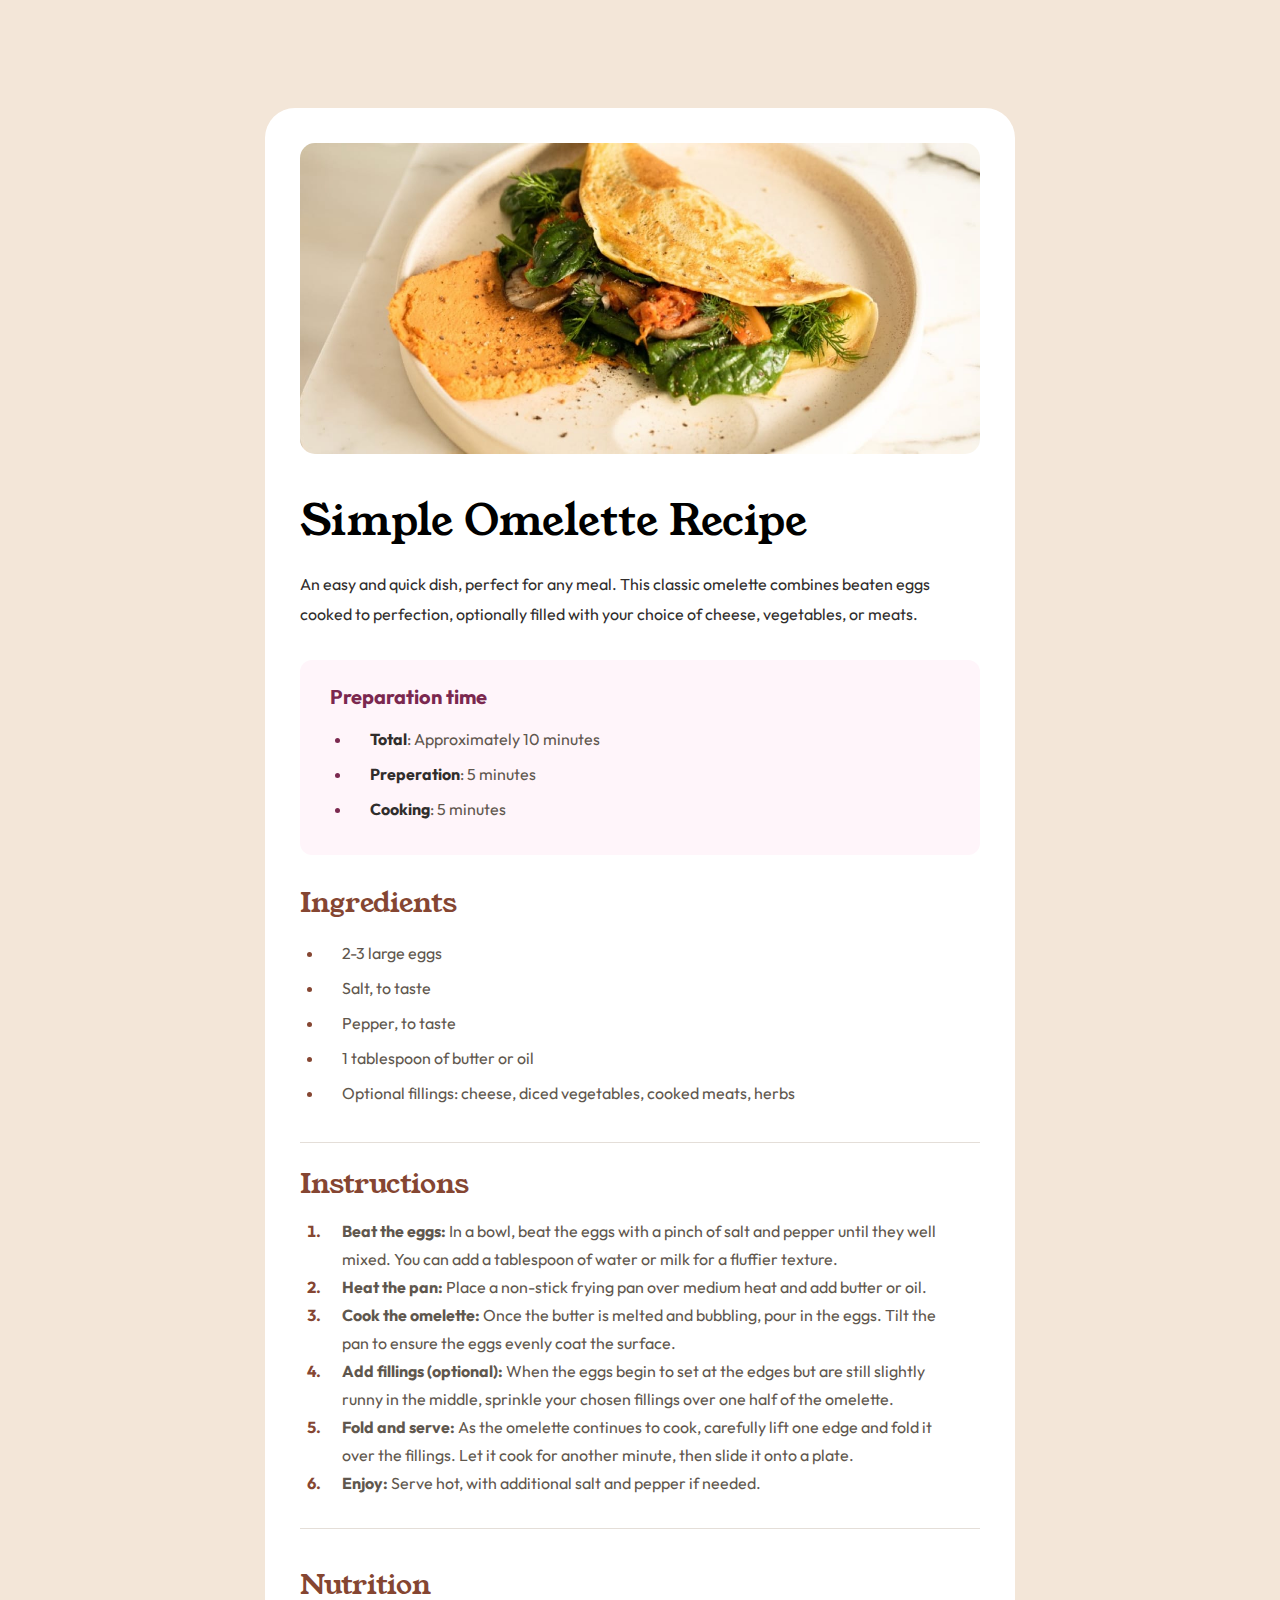
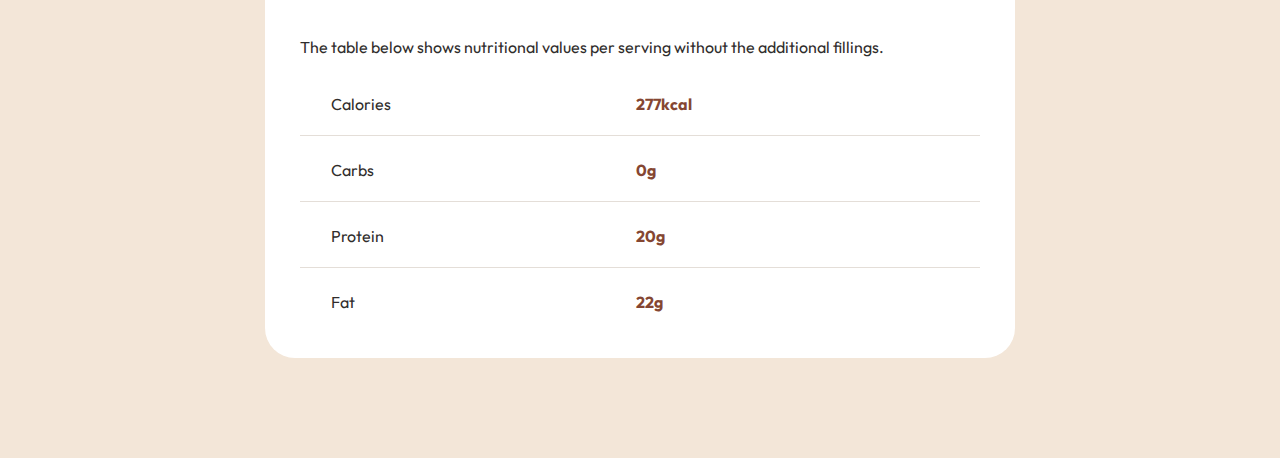
<file: index.html>
<!DOCTYPE html>
<html>
  <head>
    <meta charset="UTF-8">
    <meta name="viewport" content="width=device-width, initial-scale=1.0"> <!-- displays site properly based on user's device -->
  
    <link rel="icon" type="image/png" sizes="32x32"  href="frontend-logo.svg">
    
    <title>Frontend Mentor | Recipe page</title>
    <link rel="stylesheet" href="styles.css">

    <link rel="preconnect" href="https://fonts.googleapis.com">
    <link rel="preconnect" href="https://fonts.gstatic.com" crossorigin>
    <link href="https://fonts.googleapis.com/css2?family=Young+Serif&display=swap" rel="stylesheet">

    <link rel="stylesheet" href="https://fonts.googleapis.com/css?family=Outfit">

  
    <!-- Feel free to remove these styles or customise in your own stylesheet 👍 -->
    <style>
      .attribution { font-size: 11px; text-align: center; }
      .attribution a { color: hsl(228, 45%, 44%); }
    </style>
  </head>
  <body>

    <div class="container">
      <div class="image">
        <img class="recipe-image" src="image-omelette.jpeg">
      </div>
  
      <div class="header">
        <p class="title">Simple Omelette Recipe</p>
        <p class="intro">An easy and quick dish, perfect for any meal. This classic omelette combines beaten eggs cooked 
          to perfection, optionally filled with your choice of cheese, vegetables, or meats.
        </p>
      </div>
  
      <div class="preparation-time-container">

        <div class="preparation-time-text">
            <p class="pt-subtitle">Preparation time</p>
            <ul class="bullet-list">
              <li class="li-pt"> <span class="bold-t">Total</span>: Approximately 10 minutes</li>
              <li class="li-pt"> <span class="bold-t">Preperation</span>: 5 minutes</li>
              <li class="li-pt"> <span class="bold-t">Cooking</span>: 5 minutes</li>
            </ul>          
        </div>

      </div> 
  
      <div class="ingredients">
        <p class="i-subtitle">Ingredients</p>
        <ul class="bullet-list-i">
          <li class="li-i">2-3 large eggs</li>
          <li class="li-i">Salt, to taste</li>
          <li class="li-i">Pepper, to taste</li>
          <li class="li-i">1 tablespoon of butter or oil</li>
          <li class="li-i">Optional fillings: cheese, diced vegetables, cooked meats, herbs</li>
        </ul> 
      </div>

      <div>
        <hr>
      </div>
  
      <div class="instructions">
        <p class="in-subtitle">Instructions</p>
        <ol class="number-list">
          <li class="li-in"><strong>Beat the eggs:</strong> In a bowl, beat the eggs with a pinch of salt and pepper until they
           well mixed. You can add a tablespoon of water or milk for a fluffier texture.</li>
          <li class="li-in"><strong>Heat the pan:</strong> Place a non-stick frying pan over medium heat and add butter or oil.</li>
          <li class="li-in"><strong>Cook the omelette:</strong> Once the butter is melted and bubbling, pour in the eggs. Tilt the 
           pan to ensure the eggs evenly coat the surface.</li>
          <li class="li-in"><strong>Add fillings (optional):</strong> When the eggs begin to set at the edges but are still slightly
           runny in the middle, sprinkle your chosen fillings over one half of the omelette.</li>
          <li class="li-in"><strong>Fold and serve:</strong> As the omelette continues to cook, carefully lift one edge and fold it
           over the fillings. Let it cook for another minute, then slide it onto a plate.</li>
          <li class="li-in"><strong>Enjoy:</strong> Serve hot, with additional salt and pepper if needed.</li>
        </ol>
      </div>

      <div>
        <hr>
      </div>
  
      <div class="nutrition">
        <p class=n-subtitle>Nutrition</p>
        <p class="n-text">
          The table below shows nutritional values per serving without the additional fillings.
        </p>
        <div class="n-item">
          <p class="item">Calories</p>
          <p class="quantity">277kcal</p>
        </div>
        <div class="n-hr"><hr></div>
        <div class="n-item">
          <p class="item">Carbs</p>
          <p class="quantity">0g</p>
        </div>
        <div class="n-hr"><hr></div>
        <div class="n-item">
          <p class="item">Protein</p>
          <p class="quantity">20g</p>
        </div>
        <div class="n-hr"><hr></div>
        <div class="n-item">
          <p class="item">Fat</p>
          <p class="quantity">22g</p>
        </div>
      </div>



    </div>
  </body>
</html>
</file>
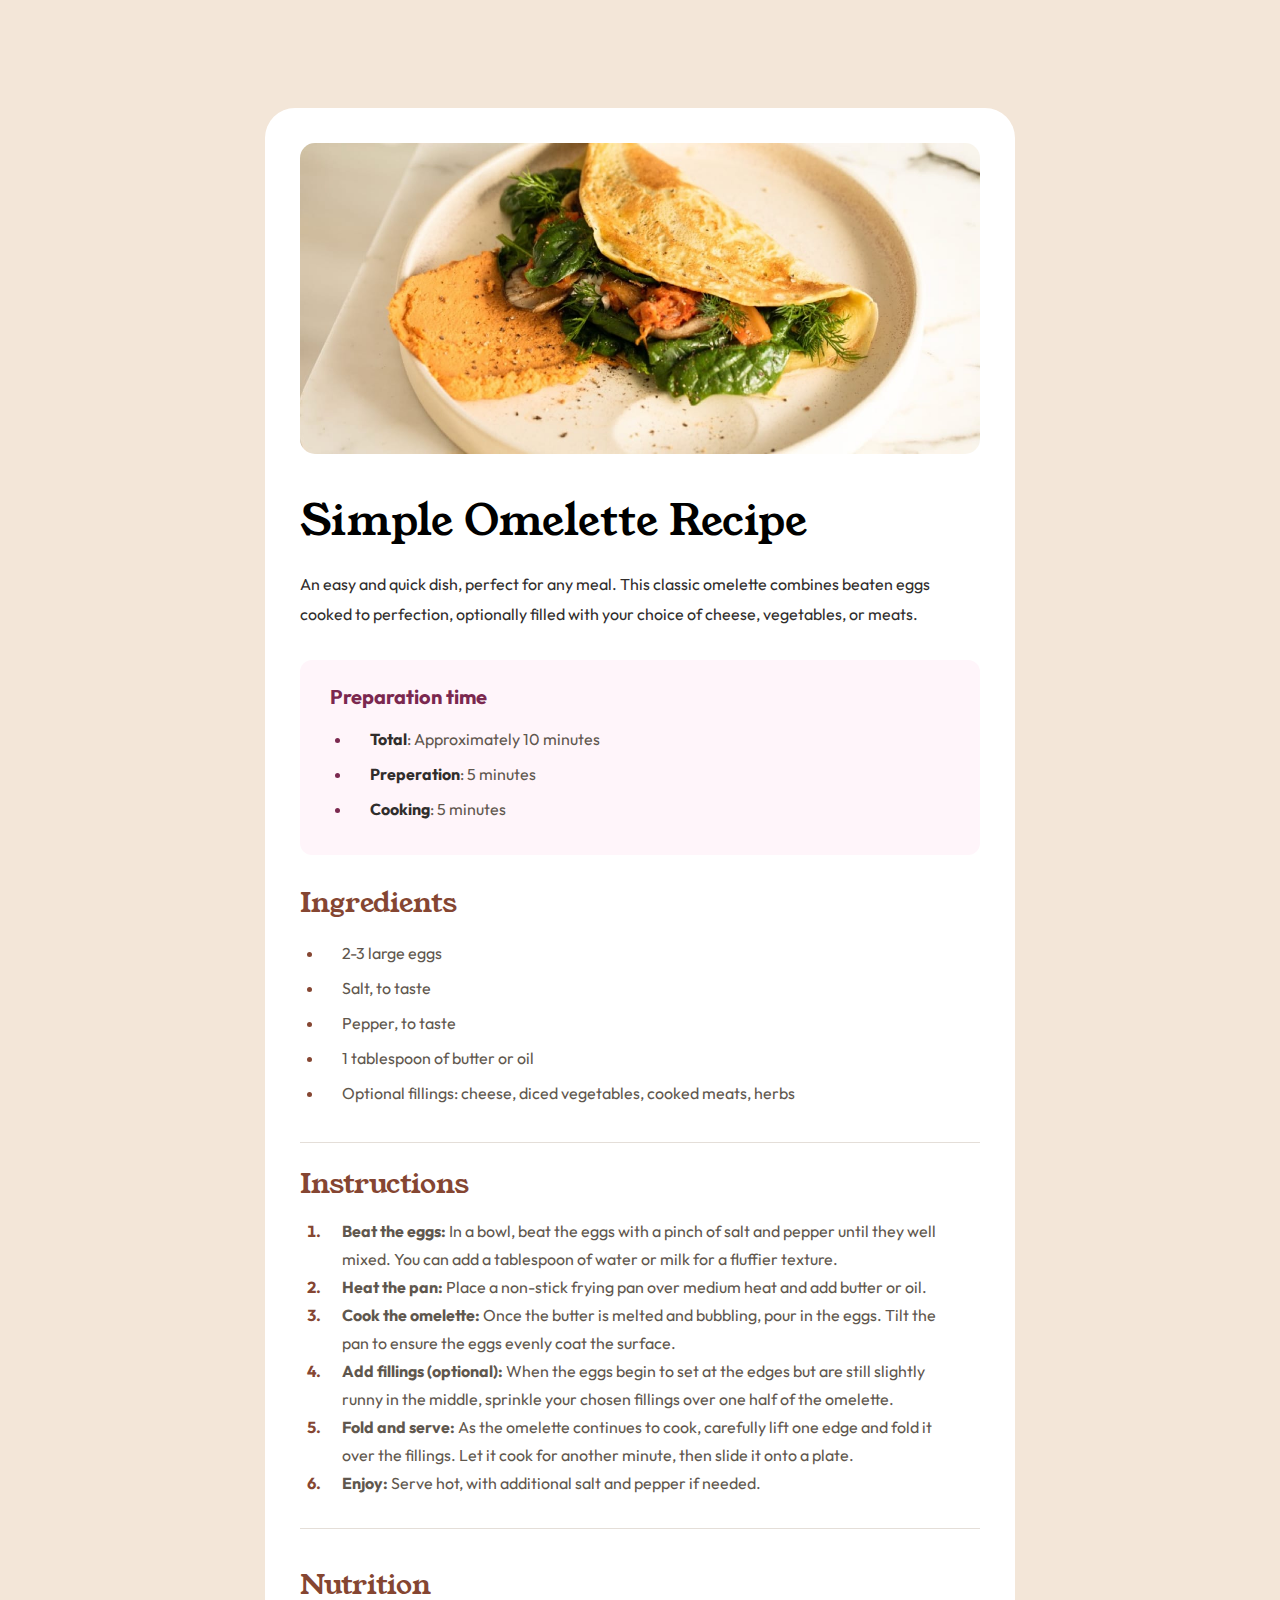
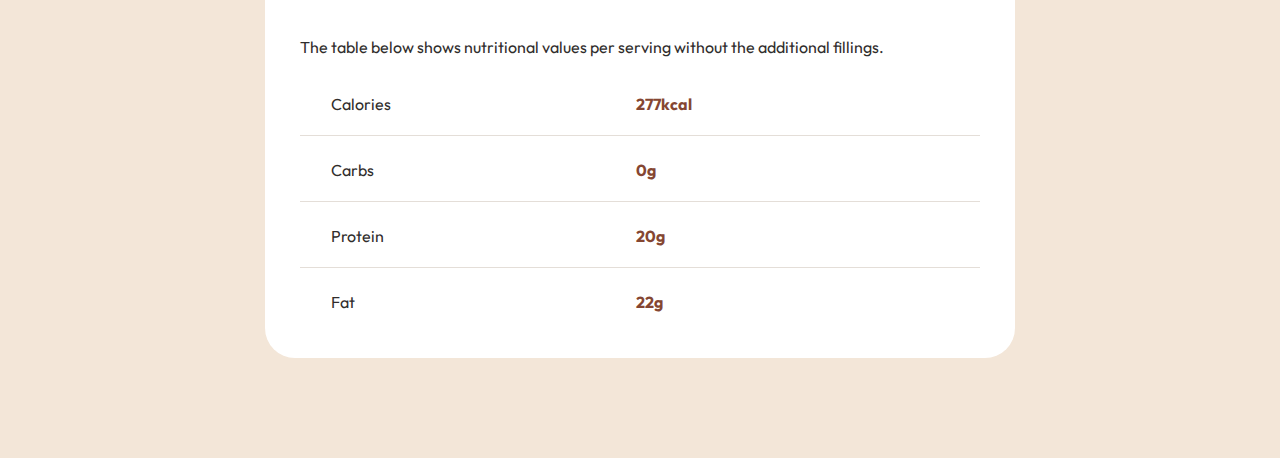
<file: recipe-page.html>
<!DOCTYPE html>
<html>
  <head>
    <meta charset="UTF-8">
    <meta name="viewport" content="width=device-width, initial-scale=1.0"> <!-- displays site properly based on user's device -->
  
    <link rel="icon" type="image/png" sizes="32x32"  href="frontend-logo.svg">
    
    <title>Frontend Mentor | Recipe page</title>
    <link rel="stylesheet" href="recipe-stylesheet.css">

    <link rel="preconnect" href="https://fonts.googleapis.com">
    <link rel="preconnect" href="https://fonts.gstatic.com" crossorigin>
    <link href="https://fonts.googleapis.com/css2?family=Young+Serif&display=swap" rel="stylesheet">

    <link rel="stylesheet" href="https://fonts.googleapis.com/css?family=Outfit">

  
    <!-- Feel free to remove these styles or customise in your own stylesheet 👍 -->
    <style>
      .attribution { font-size: 11px; text-align: center; }
      .attribution a { color: hsl(228, 45%, 44%); }
    </style>
  </head>
  <body>

    <div class="container">
      <div class="image">
        <img class="recipe-image" src="image-omelette.jpeg">
      </div>
  
      <div class="header">
        <p class="title">Simple Omelette Recipe</p>
        <p class="intro">An easy and quick dish, perfect for any meal. This classic omelette combines beaten eggs cooked 
          to perfection, optionally filled with your choice of cheese, vegetables, or meats.
        </p>
      </div>
  
      <div class="preparation-time-container">

        <div class="preparation-time-text">
            <p class="pt-subtitle">Preparation time</p>
            <ul class="bullet-list">
              <li class="li-pt"> <span class="bold-t">Total</span>: Approximately 10 minutes</li>
              <li class="li-pt"> <span class="bold-t">Preperation</span>: 5 minutes</li>
              <li class="li-pt"> <span class="bold-t">Cooking</span>: 5 minutes</li>
            </ul>          
        </div>

      </div> 
  
      <div class="ingredients">
        <p class="i-subtitle">Ingredients</p>
        <ul class="bullet-list-i">
          <li class="li-i">2-3 large eggs</li>
          <li class="li-i">Salt, to taste</li>
          <li class="li-i">Pepper, to taste</li>
          <li class="li-i">1 tablespoon of butter or oil</li>
          <li class="li-i">Optional fillings: cheese, diced vegetables, cooked meats, herbs</li>
        </ul> 
      </div>

      <div>
        <hr>
      </div>
  
      <div class="instructions">
        <p class="in-subtitle">Instructions</p>
        <ol class="number-list">
          <li class="li-in"><strong>Beat the eggs:</strong> In a bowl, beat the eggs with a pinch of salt and pepper until they
           well mixed. You can add a tablespoon of water or milk for a fluffier texture.</li>
          <li class="li-in"><strong>Heat the pan:</strong> Place a non-stick frying pan over medium heat and add butter or oil.</li>
          <li class="li-in"><strong>Cook the omelette:</strong> Once the butter is melted and bubbling, pour in the eggs. Tilt the 
           pan to ensure the eggs evenly coat the surface.</li>
          <li class="li-in"><strong>Add fillings (optional):</strong> When the eggs begin to set at the edges but are still slightly
           runny in the middle, sprinkle your chosen fillings over one half of the omelette.</li>
          <li class="li-in"><strong>Fold and serve:</strong> As the omelette continues to cook, carefully lift one edge and fold it
           over the fillings. Let it cook for another minute, then slide it onto a plate.</li>
          <li class="li-in"><strong>Enjoy:</strong> Serve hot, with additional salt and pepper if needed.</li>
        </ol>
      </div>

      <div>
        <hr>
      </div>
  
      <div class="nutrition">
        <p class=n-subtitle>Nutrition</p>
        <p class="n-text">
          The table below shows nutritional values per serving without the additional fillings.
        </p>
        <div class="n-item">
          <p class="item">Calories</p>
          <p class="quantity">277kcal</p>
        </div>
        <div class="n-hr"><hr></div>
        <div class="n-item">
          <p class="item">Carbs</p>
          <p class="quantity">0g</p>
        </div>
        <div class="n-hr"><hr></div>
        <div class="n-item">
          <p class="item">Protein</p>
          <p class="quantity">20g</p>
        </div>
        <div class="n-hr"><hr></div>
        <div class="n-item">
          <p class="item">Fat</p>
          <p class="quantity">22g</p>
        </div>
      </div>



    </div>
  </body>
</html>
</file>
<file: styles.css>
body {
  display: flex;
  align-items: center;
  justify-content: center;
  background-color: hsl(30, 54%, 90%);
  font-family: "Outfit", sans-serif;
  margin-bottom: 100px;
}

.container {
  margin-top: 100px;
  display: flex;
  flex-direction: column ;
  background-color: hsl(0, 0%, 100%);
  border-radius: 30px;
  width: 750px;

}

.image {
  margin: 35px 35px 15px 35px;
}

.recipe-image {
  width: 100%;
  height: auto;
  border-radius: 15px;
}

.header {
  line-height: 10px;;
  margin-left: 35px;
  margin-right: 35px;
  max-width: 700px;
}

.title {
  font-family: young serif, arial;
  font-size: 43px;
  color:  black;

}

.intro {
  font-size: 16px;
  line-height: 30px;
  color: hsl(24, 5%, 18%);
}

.preparation-time-container {
  background-color: hsl(330, 100%, 98%);
  line-height: 10px;;
  margin-left: 35px;
  margin-right: 35px;
  max-width: 700px;
  margin-top: 15px;
  margin-bottom: 15px;
  border-radius: 12px;

}

.preparation-time-text{
 padding: 12px;
}

.pt-subtitle {
  font-size: 20px;
  color: hsl(332, 51%, 32%);
  font-weight: bold;
  margin-left: 18px;
}

.bullet-list {
  font-size: 16px;
  color: hsl(30, 10%, 34%);
  padding-left: 40px;

}

.bold-t {
  color:hsl(24, 5%, 18%);
  font-weight: bold;
}

.li-pt::marker {
  color: hsl(332, 51%, 32%);
}

.li-pt,
.li-i {
  padding-left: 18px;
  line-height: 35px;
}

.ingredients {
  margin-right: 35px;
  max-width: 700px;
  margin-bottom: 15px;
}

.i-subtitle {
  color: hsl(14, 45%, 36%);
  font-size: 28px;
  line-height: 10px;;
  margin-left: 35px;
  margin-right: 35px;
  max-width: 700px;
  font-family: young serif, arial;
}

.bullet-list-i {
font-size: 16px;
color: hsl(30, 10%, 34%);
margin-left: 14px;
padding-left: 45px;
}

.li-i::marker {
  color: hsl(14, 45%, 36%);
}

hr {
  border: none;
  border-top: 1px solid  hsl(30, 18%, 87%);
  width: 680px;
  margin-top: 0px;

}

.instructions {
  margin-right: 35px;
  max-width: 700px;
  margin-bottom: 15px;
}

.in-subtitle {
  color: hsl(14, 45%, 36%);
  font-size: 28px;
  line-height: 10px;;
  margin-left: 35px;
  margin-right: 35px;
  max-width: 700px;
  font-family: young serif, arial;
}

.number-list {
  font-size: 16px;
  color: hsl(30, 10%, 34%);
  margin-left: 14px;
  padding-left: 45px;
}

.li-in {
  padding-left: 18px ;
  line-height: 28px;
}

.li-in::marker {
  color: hsl(14, 45%, 36%);
  font-weight: bold;

}

.nutrition {
  margin-right: 35px;
  max-width: 700px;
  margin-bottom: 25px;
}

.n-subtitle {
  color: hsl(14, 45%, 36%);
  font-size: 28px;
  margin-left: 35px;
  max-width: 700px;
  font-family: young serif, arial;
}

.n-text {
  font-size: 16px;
  line-height: 30px;
  color: hsl(24, 5%, 18%);
  margin-left: 35px;
}

.n-item {
  display: grid;
  grid-template-columns: 355px 380px;
  align-content:space-evenly;
  margin-bottom: 5px;;
  margin-left: 16px;
}

.n-hr {
  border: none;
  border-top: 0px solid  hsl(30, 18%, 87%);
  width: 680px;
  margin-left: 35px;
}

.item {
  margin-left: 50px;
  font-size: 16px;
  color: hsl(24, 5%, 18%);
}

.quantity {
  font-size: 16px;
  color: hsl(14, 45%, 36%);
  font-weight: bold;
}
</file>
<file: recipe-stylesheet.css>
body {
  display: flex;
  align-items: center;
  justify-content: center;
  background-color: hsl(30, 54%, 90%);
  font-family: "Outfit", sans-serif;
  margin-bottom: 100px;
}

.container {
  margin-top: 100px;
  display: flex;
  flex-direction: column ;
  background-color: hsl(0, 0%, 100%);
  border-radius: 30px;
  width: 750px;

}

.image {
  margin: 35px 35px 15px 35px;
}

.recipe-image {
  width: 100%;
  height: auto;
  border-radius: 15px;
}

.header {
  line-height: 10px;;
  margin-left: 35px;
  margin-right: 35px;
  max-width: 700px;
}

.title {
  font-family: young serif, arial;
  font-size: 43px;
  color:  black;

}

.intro {
  font-size: 16px;
  line-height: 30px;
  color: hsl(24, 5%, 18%);
}

.preparation-time-container {
  background-color: hsl(330, 100%, 98%);
  line-height: 10px;;
  margin-left: 35px;
  margin-right: 35px;
  max-width: 700px;
  margin-top: 15px;
  margin-bottom: 15px;
  border-radius: 12px;

}

.preparation-time-text{
 padding: 12px;
}

.pt-subtitle {
  font-size: 20px;
  color: hsl(332, 51%, 32%);
  font-weight: bold;
  margin-left: 18px;
}

.bullet-list {
  font-size: 16px;
  color: hsl(30, 10%, 34%);
  padding-left: 40px;

}

.bold-t {
  color:hsl(24, 5%, 18%);
  font-weight: bold;
}

.li-pt::marker {
  color: hsl(332, 51%, 32%);
}

.li-pt,
.li-i {
  padding-left: 18px;
  line-height: 35px;
}

.ingredients {
  margin-right: 35px;
  max-width: 700px;
  margin-bottom: 15px;
}

.i-subtitle {
  color: hsl(14, 45%, 36%);
  font-size: 28px;
  line-height: 10px;;
  margin-left: 35px;
  margin-right: 35px;
  max-width: 700px;
  font-family: young serif, arial;
}

.bullet-list-i {
font-size: 16px;
color: hsl(30, 10%, 34%);
margin-left: 14px;
padding-left: 45px;
}

.li-i::marker {
  color: hsl(14, 45%, 36%);
}

hr {
  border: none;
  border-top: 1px solid  hsl(30, 18%, 87%);
  width: 680px;
  margin-top: 0px;

}

.instructions {
  margin-right: 35px;
  max-width: 700px;
  margin-bottom: 15px;
}

.in-subtitle {
  color: hsl(14, 45%, 36%);
  font-size: 28px;
  line-height: 10px;;
  margin-left: 35px;
  margin-right: 35px;
  max-width: 700px;
  font-family: young serif, arial;
}

.number-list {
  font-size: 16px;
  color: hsl(30, 10%, 34%);
  margin-left: 14px;
  padding-left: 45px;
}

.li-in {
  padding-left: 18px ;
  line-height: 28px;
}

.li-in::marker {
  color: hsl(14, 45%, 36%);
  font-weight: bold;

}

.nutrition {
  margin-right: 35px;
  max-width: 700px;
  margin-bottom: 25px;
}

.n-subtitle {
  color: hsl(14, 45%, 36%);
  font-size: 28px;
  margin-left: 35px;
  max-width: 700px;
  font-family: young serif, arial;
}

.n-text {
  font-size: 16px;
  line-height: 30px;
  color: hsl(24, 5%, 18%);
  margin-left: 35px;
}

.n-item {
  display: grid;
  grid-template-columns: 355px 380px;
  align-content:space-evenly;
  margin-bottom: 5px;;
  margin-left: 16px;
}

.n-hr {
  border: none;
  border-top: 0px solid  hsl(30, 18%, 87%);
  width: 680px;
  margin-left: 35px;
}

.item {
  margin-left: 50px;
  font-size: 16px;
  color: hsl(24, 5%, 18%);
}

.quantity {
  font-size: 16px;
  color: hsl(14, 45%, 36%);
  font-weight: bold;
}
</file>
